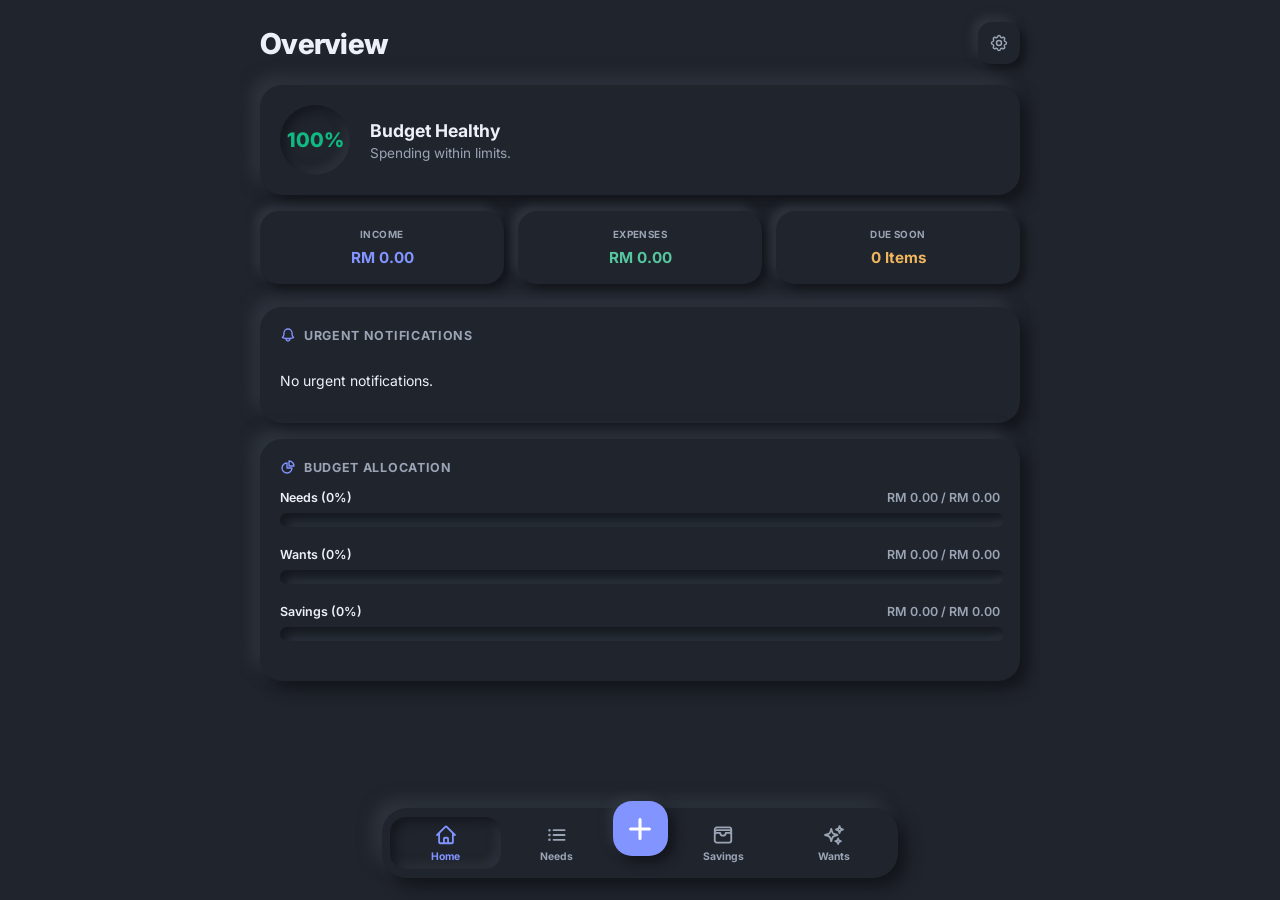
<file: index.html>
<!DOCTYPE html>
<html lang="en">
<head>
  <meta charset="UTF-8">
  <title>Dashboard - Monthly Tracker</title>
  <meta name="viewport" content="width=device-width, initial-scale=1.0, maximum-scale=1.0, user-scalable=no">
  <meta name="theme-color" content="#20242c">
  <meta name="apple-mobile-web-app-capable" content="yes">
  <meta name="apple-mobile-web-app-status-bar-style" content="black-translucent">
  <link rel="manifest" href="manifest.json">
  <link rel="stylesheet" href="styles.css">
  <link rel="stylesheet" id="theme-stylesheet" href="">
  <link rel="stylesheet" href="popup.css">
  <script src="theme.js"></script>
  <script src="settings.js"></script>
  <link href="https://fonts.googleapis.com/css2?family=Inter:wght@400;500;600;700;800&display=swap" rel="stylesheet">
</head>
<body>

<div class="bottom-nav">
  <a href="index.html" class="nav-item">
    <svg xmlns="http://www.w3.org/2000/svg" fill="none" viewBox="0 0 24 24" stroke="currentColor"><path stroke-linecap="round" stroke-linejoin="round" d="M2.25 12l8.954-8.955c.44-.439 1.152-.439 1.591 0L21.75 12M4.5 9.75v10.125c0 .621.504 1.125 1.125 1.125H9.75v-4.875c0-.621.504-1.125 1.125-1.125h2.25c.621 0 1.125.504 1.125 1.125V21h4.125c.621 0 1.125-.504 1.125-1.125V9.75M8.25 21h8.25" /></svg>
    <p>Home</p>
  </a>
  <a href="needs.html" class="nav-item">
    <svg xmlns="http://www.w3.org/2000/svg" fill="none" viewBox="0 0 24 24" stroke="currentColor"><path stroke-linecap="round" stroke-linejoin="round" d="M8.25 6.75h12M8.25 12h12m-12 5.25h12M3.75 6.75h.007v.008H3.75V6.75zm.375 0a.375.375 0 11-.75 0 .375.375 0 01.75 0zM3.75 12h.007v.008H3.75V12zm.375 0a.375.375 0 11-.75 0 .375.375 0 01.75 0zm-.375 5.25h.007v.008H3.75v-.008zm.375 0a.375.375 0 11-.75 0 .375.375 0 01.75 0z" /></svg>
    <p>Needs</p>
  </a>
  <a href="entry.html" class="fab">
    <svg xmlns="http://www.w3.org/2000/svg" fill="none" viewBox="0 0 24 24" stroke-width="2.5" stroke="currentColor" style="width:30px;height:30px;"><path stroke-linecap="round" stroke-linejoin="round" d="M12 4.5v15m7.5-7.5h-15" /></svg>
  </a>
  <a href="savings.html" class="nav-item">
    <svg xmlns="http://www.w3.org/2000/svg" fill="none" viewBox="0 0 24 24" stroke="currentColor"><path stroke-linecap="round" stroke-linejoin="round" d="M21 12a2.25 2.25 0 00-2.25-2.25H15a3 3 0 11-6 0H5.25A2.25 2.25 0 003 12m18 0v6a2.25 2.25 0 01-2.25 2.25H5.25A2.25 2.25 0 013 18v-6m18 0V9M3 12V9m18 0a2.25 2.25 0 00-2.25-2.25H5.25A2.25 2.25 0 003 9m18 0V6a2.25 2.25 0 00-2.25-2.25H5.25A2.25 2.25 0 003 6v3" /></svg>
    <p>Savings</p>
  </a>
  <a href="wants.html" class="nav-item">
    <svg xmlns="http://www.w3.org/2000/svg" fill="none" viewBox="0 0 24 24" stroke="currentColor"><path stroke-linecap="round" stroke-linejoin="round" d="M9.813 15.904L9 18.75l-.813-2.846a4.5 4.5 0 00-3.09-3.09L2.25 12l2.846-.813a4.5 4.5 0 003.09-3.09L9 5.25l.813 2.846a4.5 4.5 0 003.09 3.09L15.75 12l-2.846.813a4.5 4.5 0 00-3.09 3.09zM18.259 8.715L18 9.75l-.259-1.035a3.375 3.375 0 00-2.455-2.456L14.25 6l1.036-.259a3.375 3.375 0 002.455-2.456L18 2.25l.259 1.035a3.375 3.375 0 002.456 2.456L21.75 6l-1.035.259a3.375 3.375 0 00-2.456 2.456zM16.894 20.567L16.5 21.75l-.394-1.183a2.25 2.25 0 00-1.423-1.423L13.5 18.75l1.183-.394a2.25 2.25 0 001.423-1.423l.394-1.183.394 1.183a2.25 2.25 0 001.423 1.423l1.183.394-1.183.394a2.25 2.25 0 00-1.423 1.423z" /></svg>
    <p>Wants</p>
  </a>
</div>

<div class="container">
  <h2>Overview</h2>

  <!-- Health Score Section -->
  <div class="card">
    <div class="health-score-container">
      <div class="health-circle" id="health-circle">100%</div>
      <div class="health-text">
        <h4 id="health-title">Budget is Healthy</h4>
        <p id="health-desc">You are spending within your limits.</p>
      </div>
    </div>
  </div>

  <!-- Main Stats Grid -->
  <div class="dashboard-grid">
    <div class="stat-card info">
      <h3>Income</h3>
      <p id="dash-salary">RM 0</p>
    </div>
    <div class="stat-card success">
      <h3>Expenses</h3>
      <p id="dash-total">RM 0</p>
    </div>
    <div class="stat-card warning">
      <h3>Due Soon</h3>
      <p id="dash-due-soon">0 Items</p>
    </div>
  </div>

  <div class="card card-clickable" onclick="showAllNotifications()">
    <h3>
      <svg xmlns="http://www.w3.org/2000/svg" fill="none" viewBox="0 0 24 24" stroke-width="2" stroke="currentColor" class="icon-inline"><path stroke-linecap="round" stroke-linejoin="round" d="M14.857 17.082a23.848 23.848 0 005.454-1.31A8.967 8.967 0 0118 9.75v-.7V9A6 6 0 006 9v.75a8.967 8.967 0 01-2.312 6.022c1.733.64 3.56 1.085 5.455 1.31m5.714 0a24.255 24.255 0 01-5.714 0m5.714 0a3 3 0 11-5.714 0" /></svg>
      Urgent Notifications
    </h3>
    <div id="reminders-list">
      <!-- Reminders will be injected here -->
    </div>
  </div>

  <div class="card">
    <h3>
      <svg xmlns="http://www.w3.org/2000/svg" fill="none" viewBox="0 0 24 24" stroke-width="2" stroke="currentColor" class="icon-inline"><path stroke-linecap="round" stroke-linejoin="round" d="M10.5 6a7.5 7.5 0 107.5 7.5h-7.5V6z" /><path stroke-linecap="round" stroke-linejoin="round" d="M13.5 10.5H21A7.5 7.5 0 0013.5 3v7.5z" /></svg>
      Budget Allocation
    </h3>
    
    <div id="budget-bars">
      <!-- Progress bars for Needs, Wants, Savings -->
      <div class="budget-item">
        <div class="budget-item-header">
          <span class="budget-item-name">Needs (<span id="perc-needs">0</span>%)</span>
          <span class="budget-item-amounts"><span id="total-needs">RM 0</span> / <span id="needs">RM 0</span></span>
        </div>
        <div class="progress-container">
          <div id="bar-needs" class="progress-bar"></div>
        </div>
      </div>

      <div class="budget-item">
        <div class="budget-item-header">
          <span class="budget-item-name">Wants (<span id="perc-wants">0</span>%)</span>
          <span class="budget-item-amounts"><span id="total-wants">RM 0</span> / <span id="wants">RM 0</span></span>
        </div>
        <div class="progress-container">
          <div id="bar-wants" class="progress-bar"></div>
        </div>
      </div>

      <div class="budget-item">
        <div class="budget-item-header">
          <span class="budget-item-name">Savings (<span id="perc-savings">0</span>%)</span>
          <span class="budget-item-amounts"><span id="total-savings">RM 0</span> / <span id="savings">RM 0</span></span>
        </div>
        <div class="progress-container">
          <div id="bar-savings" class="progress-bar"></div>
        </div>
      </div>
    </div>
  </div>

</div>

<!-- Notifications Modal (Bottom Sheet) -->
<div id="notifications-modal" class="bottom-sheet">
  <div class="bottom-sheet-overlay" onclick="closeAllNotifications()"></div>
  <div class="bottom-sheet-content">
    <div class="handle"></div>
    <div class="bottom-sheet-header">
      <h3 style="margin:0; color:white;">Urgent Notifications</h3>
      <button class="close-modal" onclick="closeAllNotifications()" style="position:static; width:auto;">&times;</button>
    </div>
    <div id="all-reminders-list">
      <!-- All reminders will be injected here -->
    </div>
  </div>
</div>

<script src="popup.js"></script>
<script src="app.js"></script>
<script>
  window.addEventListener('load', () => {
    updateDashboard();
  });
</script>
</body>
</html>
</file>
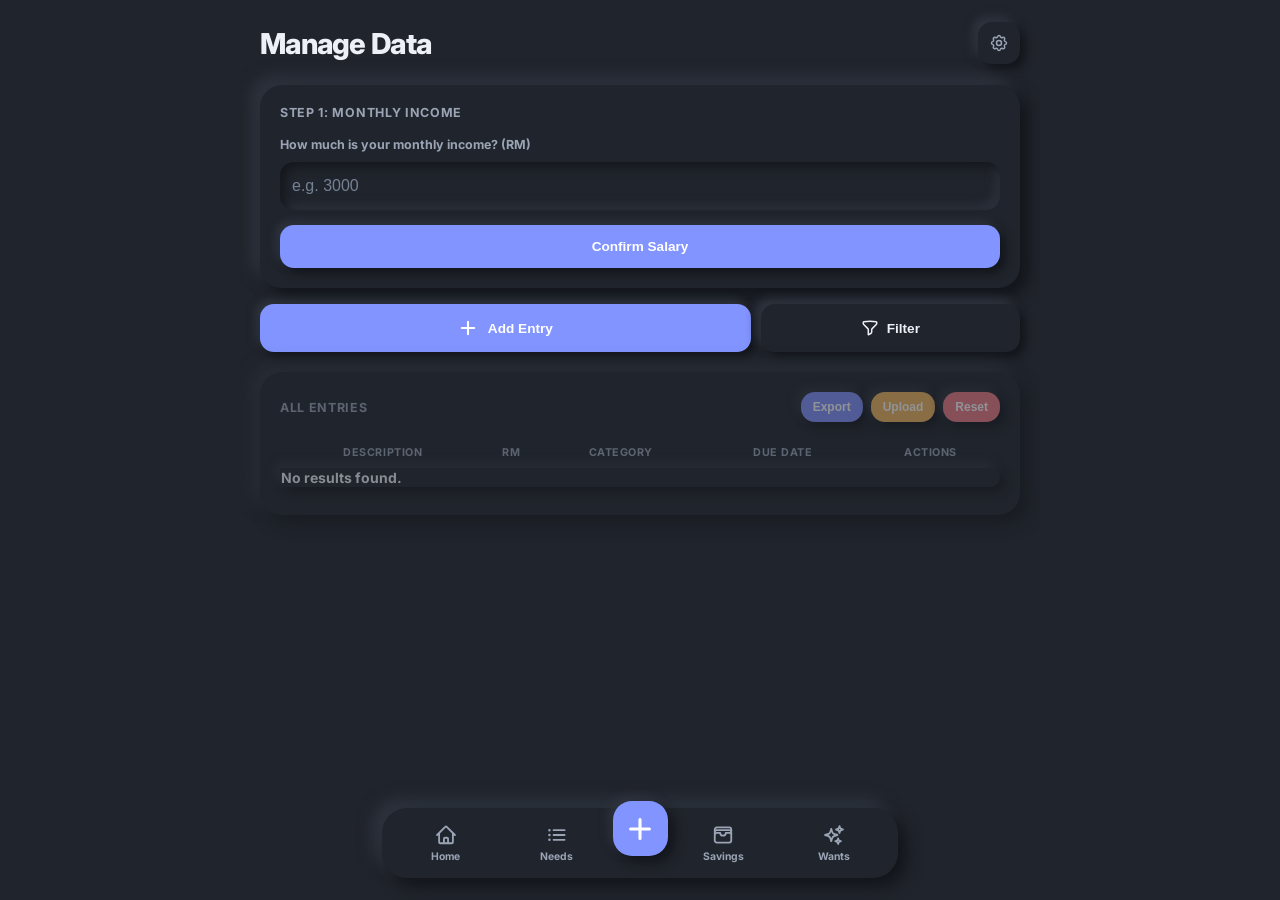
<file: entry.html>
<!DOCTYPE html>
<html lang="en">
<head>
  <meta charset="UTF-8">
  <title>Manage Data - Monthly Tracker</title>
  <meta name="viewport" content="width=device-width, initial-scale=1.0, maximum-scale=1.0, user-scalable=no">
  <meta name="theme-color" content="#20242c">
  <meta name="apple-mobile-web-app-capable" content="yes">
  <meta name="apple-mobile-web-app-status-bar-style" content="black-translucent">
  <link rel="manifest" href="manifest.json">
  <link rel="stylesheet" href="styles.css">
  <link rel="stylesheet" id="theme-stylesheet" href="">
  <link rel="stylesheet" href="popup.css">
  <script src="theme.js"></script>
  <script src="settings.js"></script>
  <link href="https://fonts.googleapis.com/css2?family=Inter:wght@400;500;600;700;800&display=swap" rel="stylesheet">
</head>
<body>

<div class="bottom-nav">
  <a href="index.html" class="nav-item">
    <svg xmlns="http://www.w3.org/2000/svg" fill="none" viewBox="0 0 24 24" stroke="currentColor"><path stroke-linecap="round" stroke-linejoin="round" d="M2.25 12l8.954-8.955c.44-.439 1.152-.439 1.591 0L21.75 12M4.5 9.75v10.125c0 .621.504 1.125 1.125 1.125H9.75v-4.875c0-.621.504-1.125 1.125-1.125h2.25c.621 0 1.125.504 1.125 1.125V21h4.125c.621 0 1.125-.504 1.125-1.125V9.75M8.25 21h8.25" /></svg>
    <p>Home</p>
  </a>
  <a href="needs.html" class="nav-item">
    <svg xmlns="http://www.w3.org/2000/svg" fill="none" viewBox="0 0 24 24" stroke="currentColor"><path stroke-linecap="round" stroke-linejoin="round" d="M8.25 6.75h12M8.25 12h12m-12 5.25h12M3.75 6.75h.007v.008H3.75V6.75zm.375 0a.375.375 0 11-.75 0 .375.375 0 01.75 0zM3.75 12h.007v.008H3.75V12zm.375 0a.375.375 0 11-.75 0 .375.375 0 01.75 0zm-.375 5.25h.007v.008H3.75v-.008zm.375 0a.375.375 0 11-.75 0 .375.375 0 01.75 0z" /></svg>
    <p>Needs</p>
  </a>
  <a href="entry.html" class="fab">
    <svg xmlns="http://www.w3.org/2000/svg" fill="none" viewBox="0 0 24 24" stroke-width="2.5" stroke="currentColor" style="width:30px;height:30px;"><path stroke-linecap="round" stroke-linejoin="round" d="M12 4.5v15m7.5-7.5h-15" /></svg>
  </a>
  <a href="savings.html" class="nav-item">
    <svg xmlns="http://www.w3.org/2000/svg" fill="none" viewBox="0 0 24 24" stroke="currentColor"><path stroke-linecap="round" stroke-linejoin="round" d="M21 12a2.25 2.25 0 00-2.25-2.25H15a3 3 0 11-6 0H5.25A2.25 2.25 0 003 12m18 0v6a2.25 2.25 0 01-2.25 2.25H5.25A2.25 2.25 0 013 18v-6m18 0V9M3 12V9m18 0a2.25 2.25 0 00-2.25-2.25H5.25A2.25 2.25 0 003 9m18 0V6a2.25 2.25 0 00-2.25-2.25H5.25A2.25 2.25 0 003 6v3" /></svg>
    <p>Savings</p>
  </a>
  <a href="wants.html" class="nav-item">
    <svg xmlns="http://www.w3.org/2000/svg" fill="none" viewBox="0 0 24 24" stroke="currentColor"><path stroke-linecap="round" stroke-linejoin="round" d="M9.813 15.904L9 18.75l-.813-2.846a4.5 4.5 0 00-3.09-3.09L2.25 12l2.846-.813a4.5 4.5 0 003.09-3.09L9 5.25l.813 2.846a4.5 4.5 0 003.09 3.09L15.75 12l-2.846.813a4.5 4.5 0 00-3.09 3.09zM18.259 8.715L18 9.75l-.259-1.035a3.375 3.375 0 00-2.455-2.456L14.25 6l1.036-.259a3.375 3.375 0 002.455-2.456L18 2.25l.259 1.035a3.375 3.375 0 002.456 2.456L21.75 6l-1.035.259a3.375 3.375 0 00-2.456 2.456zM16.894 20.567L16.5 21.75l-.394-1.183a2.25 2.25 0 00-1.423-1.423L13.5 18.75l1.183-.394a2.25 2.25 0 001.423-1.423l.394-1.183.394 1.183a2.25 2.25 0 001.423 1.423l1.183.394-1.183.394a2.25 2.25 0 00-1.423 1.423z" /></svg>
    <p>Wants</p>
  </a>
</div>

<div class="container">
  <h2>Manage Data</h2>

  <!-- Salary & Rule Setup -->
  <div class="card" id="setup-card">
    <h3 id="setup-title">Step 1: Monthly Income</h3>
    
    <!-- Step 1: Salary Input -->
    <div id="step-salary" style="display: none;">
      <label>How much is your monthly income? (RM)</label>
      <input type="number" id="salary" placeholder="e.g. 3000" onkeypress="if(event.key === 'Enter') confirmSalary()">
      <button onclick="confirmSalary()">Confirm Salary</button>
    </div>

    <!-- Step 2: Budget Rule -->
    <div id="step-rule" style="display: none; margin-top: 15px;">
      <h3 style="margin-top: 0;">Step 2: Choose Budget Rule</h3>
      <p style="font-size: 0.8rem; color: #aaa; margin-bottom: 10px;">Select how you want to split your income:</p>
      <div style="display: flex; gap: 10px;">
        <button id="rule-622" onclick="setBudgetRule('622')" style="margin-top: 0; flex: 1; background: #333; font-size: 0.8rem; padding: 12px;">
          <strong>6/2/2</strong><br>
          <small>60% Needs | 20% Wants | 20% Savings</small>
        </button>
        <button id="rule-721" onclick="setBudgetRule('721')" style="margin-top: 0; flex: 1; background: #333; font-size: 0.8rem; padding: 12px;">
          <strong>7/2/1</strong><br>
          <small>70% Needs | 20% Savings | 10% Wants</small>
        </button>
      </div>
    </div>

    <!-- Step 3: Setup Summary -->
    <div id="setup-summary" style="display: none; margin-top: 15px; border-top: 1px solid #333; padding-top: 15px;">
      <div style="display: flex; justify-content: space-between; align-items: center;">
        <p style="margin: 0; font-weight: bold; color: var(--success);">Budgeting Setup Active</p>
        <button onclick="editSalary()" style="width: auto; margin-top: 0; padding: 5px 10px; font-size: 0.7rem; background: #333;">Edit Setup</button>
      </div>
      <div class="split" style="margin-top: 10px;">
        <p>Needs (<span id="perc-needs">60</span>%): <span id="needs">RM 0</span></p>
        <p>Wants (<span id="perc-wants">20</span>%): <span id="wants">RM 0</span></p>
        <p>Savings (<span id="perc-savings">20</span>%): <span id="savings">RM 0</span></p>
      </div>
    </div>
  </div>

  <!-- Modal Trigger Buttons -->
  <div style="display: flex; gap: 10px; margin-bottom: 20px;">
    <button id="open-entry-modal" type="button" style="flex: 2; margin-top: 0; background: var(--accent-color); display: flex; align-items: center; justify-content: center; gap: 10px;">
      <svg xmlns="http://www.w3.org/2000/svg" fill="none" viewBox="0 0 24 24" stroke-width="2.5" stroke="currentColor" style="width:20px;height:20px;"><path stroke-linecap="round" stroke-linejoin="round" d="M12 4.5v15m7.5-7.5h-15" /></svg>
      Add Entry
    </button>
    <button onclick="openFilterModal()" style="flex: 1; margin-top: 0; background: #333; display: flex; align-items: center; justify-content: center; gap: 8px;">
      <svg xmlns="http://www.w3.org/2000/svg" fill="none" viewBox="0 0 24 24" stroke-width="2" stroke="currentColor" style="width:18px;height:18px;"><path stroke-linecap="round" stroke-linejoin="round" d="M12 3c2.755 0 5.455.232 8.083.678.533.09.917.556.917 1.096v1.044a2.25 2.25 0 01-.659 1.591l-5.432 5.432a2.25 2.25 0 00-.659 1.591v2.927a2.25 2.25 0 01-1.244 2.013L9.75 21v-6.568a2.25 2.25 0 00-.659-1.591L3.659 7.409A2.25 2.25 0 013 5.818V4.774c0-.54.384-1.006.917-1.096A48.32 48.32 0 0112 3z" /></svg>
      Filter
    </button>
  </div>

  <!-- Add Expense Modal -->
  <div id="entry-modal" class="modal-overlay">
    <div class="modal-content">
      <div class="card" id="edit-form-card" style="margin-bottom: 0; position: relative;">
        <button class="close-modal" onclick="closeEntryModal()">&times;</button>
        <h3>Add / Edit Entry</h3>
        <input type="hidden" id="edit-index" value="-1">
        <input type="text" id="desc" placeholder="Description (e.g., Rent, Grocery)">
        <input type="number" id="amount" placeholder="Amount (RM)">
        <input type="date" id="dueDate">

        <select id="category">
          <option value="Needs">Needs</option>
          <option value="Wants">Wants</option>
          <option value="Savings">Savings</option>
        </select>

        <button id="add-btn" onclick="addItem()">Add Item</button>
      </div>
    </div>
  </div>

  <!-- Filter Modal -->
  <div id="filter-modal" class="modal-overlay">
    <div class="modal-content">
      <div class="card" style="margin-bottom: 0; position: relative;">
        <button class="close-modal" onclick="closeFilterModal()">&times;</button>
        <h3>Search & Filter</h3>
        
        <div class="filter-group">
          <label>Search Keyword</label>
          <input type="text" id="search-keyword" placeholder="Search description..." oninput="renderAll()" style="margin-top: 5px;">
        </div>

        <div class="filter-group" style="margin-top: 20px;">
          <label>Category</label>
          <div class="filter-pills" id="filter-category">
            <div class="pill active" data-value="All">All</div>
            <div class="pill" data-value="Needs">Needs</div>
            <div class="pill" data-value="Wants">Wants</div>
            <div class="pill" data-value="Savings">Savings</div>
          </div>
        </div>

        <div class="filter-group" style="margin-top: 15px;">
          <label>Timeframe</label>
          <div class="filter-pills" id="filter-time">
            <div class="pill active" data-value="All">All</div>
            <div class="pill" data-value="Week">This Week</div>
            <div class="pill" data-value="Month">This Month</div>
          </div>
        </div>

        <button onclick="closeFilterModal()" style="margin-top: 25px; background: #333;">View Results</button>
      </div>
    </div>
  </div>

  <!-- Data Table -->
  <div class="card" id="data-table-card" style="opacity: 0.5; pointer-events: none;">
    <div style="display: flex; justify-content: space-between; align-items: center; margin-bottom: 15px;">
      <h3 style="margin: 0;">All Entries</h3>
      <div style="display: flex; gap: 8px;">
        <button onclick="exportToCSV()" style="width: auto; padding: 8px 12px; font-size: 0.75rem; margin-top: 0; background: #3b82f6;">Export</button>
        <button onclick="document.getElementById('csv-upload').click()" style="width: auto; padding: 8px 12px; font-size: 0.75rem; margin-top: 0; background: #f59e0b;">Upload</button>
        <button onclick="resetData()" style="width: auto; padding: 8px 12px; font-size: 0.75rem; margin-top: 0; background: #ef4444;">Reset</button>
        <input type="file" id="csv-upload" accept=".csv" style="display: none;" onchange="importFromCSV(event)">
      </div>
    </div>

    <table id="table">
      <thead>
        <tr>
          <th>Description</th>
          <th>RM</th>
          <th>Category</th>
          <th>Due Date</th>
          <th>Actions</th>
        </tr>
      </thead>
      <tbody></tbody>
    </table>
  </div>

</div>

<script src="popup.js"></script>
<script src="app.js"></script>
<script>
  window.addEventListener('load', () => {
    renderAll();
    calculateSplit();
  });
</script>
</body>
</html>
</file>
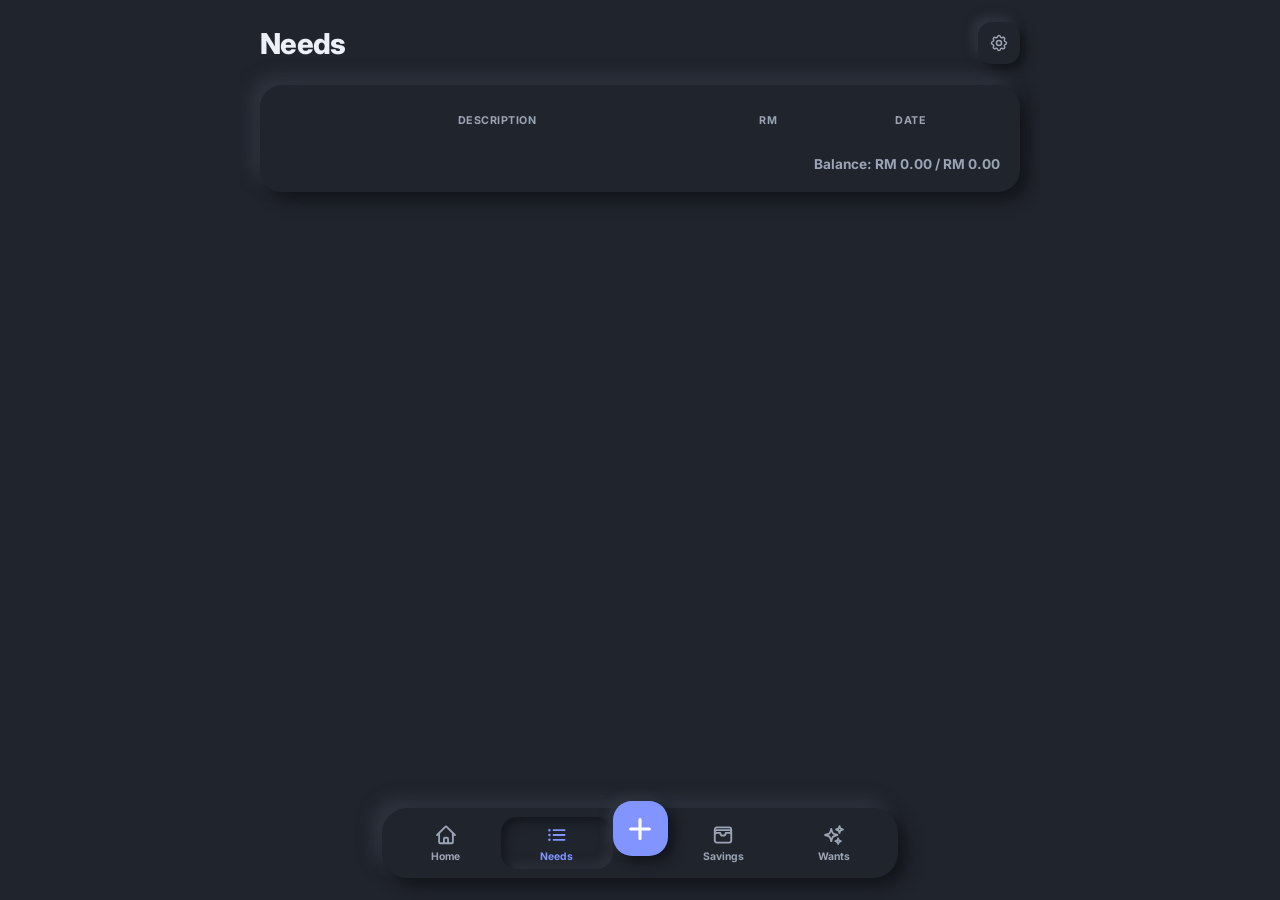
<file: needs.html>
<!DOCTYPE html>
<html lang="en">
<head>
  <meta charset="UTF-8">
  <title>Needs - Monthly Tracker</title>
  <meta name="viewport" content="width=device-width, initial-scale=1.0, maximum-scale=1.0, user-scalable=no">
  <meta name="theme-color" content="#20242c">
  <link rel="manifest" href="manifest.json">
  <link rel="stylesheet" href="styles.css">
  <link rel="stylesheet" id="theme-stylesheet" href="">
  <link rel="stylesheet" href="popup.css">
  <script src="theme.js"></script>
  <script src="settings.js"></script>
  <link href="https://fonts.googleapis.com/css2?family=Inter:wght@400;500;600;700;800&display=swap" rel="stylesheet">
</head>
<body>

<div class="bottom-nav">
  <a href="index.html" class="nav-item">
    <svg xmlns="http://www.w3.org/2000/svg" fill="none" viewBox="0 0 24 24" stroke="currentColor"><path stroke-linecap="round" stroke-linejoin="round" d="M2.25 12l8.954-8.955c.44-.439 1.152-.439 1.591 0L21.75 12M4.5 9.75v10.125c0 .621.504 1.125 1.125 1.125H9.75v-4.875c0-.621.504-1.125 1.125-1.125h2.25c.621 0 1.125.504 1.125 1.125V21h4.125c.621 0 1.125-.504 1.125-1.125V9.75M8.25 21h8.25" /></svg>
    <p>Home</p>
  </a>
  <a href="needs.html" class="nav-item">
    <svg xmlns="http://www.w3.org/2000/svg" fill="none" viewBox="0 0 24 24" stroke="currentColor"><path stroke-linecap="round" stroke-linejoin="round" d="M8.25 6.75h12M8.25 12h12m-12 5.25h12M3.75 6.75h.007v.008H3.75V6.75zm.375 0a.375.375 0 11-.75 0 .375.375 0 01.75 0zM3.75 12h.007v.008H3.75V12zm.375 0a.375.375 0 11-.75 0 .375.375 0 01.75 0zm-.375 5.25h.007v.008H3.75v-.008zm.375 0a.375.375 0 11-.75 0 .375.375 0 01.75 0z" /></svg>
    <p>Needs</p>
  </a>
  <a href="entry.html" class="fab">
    <svg xmlns="http://www.w3.org/2000/svg" fill="none" viewBox="0 0 24 24" stroke-width="2.5" stroke="currentColor" style="width:30px;height:30px;"><path stroke-linecap="round" stroke-linejoin="round" d="M12 4.5v15m7.5-7.5h-15" /></svg>
  </a>
  <a href="savings.html" class="nav-item">
    <svg xmlns="http://www.w3.org/2000/svg" fill="none" viewBox="0 0 24 24" stroke="currentColor"><path stroke-linecap="round" stroke-linejoin="round" d="M21 12a2.25 2.25 0 00-2.25-2.25H15a3 3 0 11-6 0H5.25A2.25 2.25 0 003 12m18 0v6a2.25 2.25 0 01-2.25 2.25H5.25A2.25 2.25 0 013 18v-6m18 0V9M3 12V9m18 0a2.25 2.25 0 00-2.25-2.25H5.25A2.25 2.25 0 003 9m18 0V6a2.25 2.25 0 00-2.25-2.25H5.25A2.25 2.25 0 003 6v3" /></svg>
    <p>Savings</p>
  </a>
  <a href="wants.html" class="nav-item">
    <svg xmlns="http://www.w3.org/2000/svg" fill="none" viewBox="0 0 24 24" stroke="currentColor"><path stroke-linecap="round" stroke-linejoin="round" d="M9.813 15.904L9 18.75l-.813-2.846a4.5 4.5 0 00-3.09-3.09L2.25 12l2.846-.813a4.5 4.5 0 003.09-3.09L9 5.25l.813 2.846a4.5 4.5 0 003.09 3.09L15.75 12l-2.846.813a4.5 4.5 0 00-3.09 3.09zM18.259 8.715L18 9.75l-.259-1.035a3.375 3.375 0 00-2.455-2.456L14.25 6l1.036-.259a3.375 3.375 0 002.455-2.456L18 2.25l.259 1.035a3.375 3.375 0 002.456 2.456L21.75 6l-1.035.259a3.375 3.375 0 00-2.456 2.456zM16.894 20.567L16.5 21.75l-.394-1.183a2.25 2.25 0 00-1.423-1.423L13.5 18.75l1.183-.394a2.25 2.25 0 001.423-1.423l.394-1.183.394 1.183a2.25 2.25 0 001.423 1.423l1.183.394-1.183.394a2.25 2.25 0 00-1.423 1.423z" /></svg>
    <p>Wants</p>
  </a>
</div>

<div class="container">
  <h2>Needs</h2>
  <div class="card">
    <table id="table">
      <thead>
        <tr>
          <th>Description</th>
          <th>RM</th>
          <th>Date</th>
        </tr>
      </thead>
      <tbody></tbody>
    </table>
    <div id="total-category" style="text-align: right; margin-top: 20px; font-weight: 700; color: var(--text-secondary); font-size: 0.85rem;">
      Total: RM 0 / RM 0
    </div>
  </div>
</div>

<script src="popup.js"></script>
<script src="app.js"></script>
<script>
  window.addEventListener('load', () => { renderCategory('Needs'); });
</script>
</body>
</html>
</file>
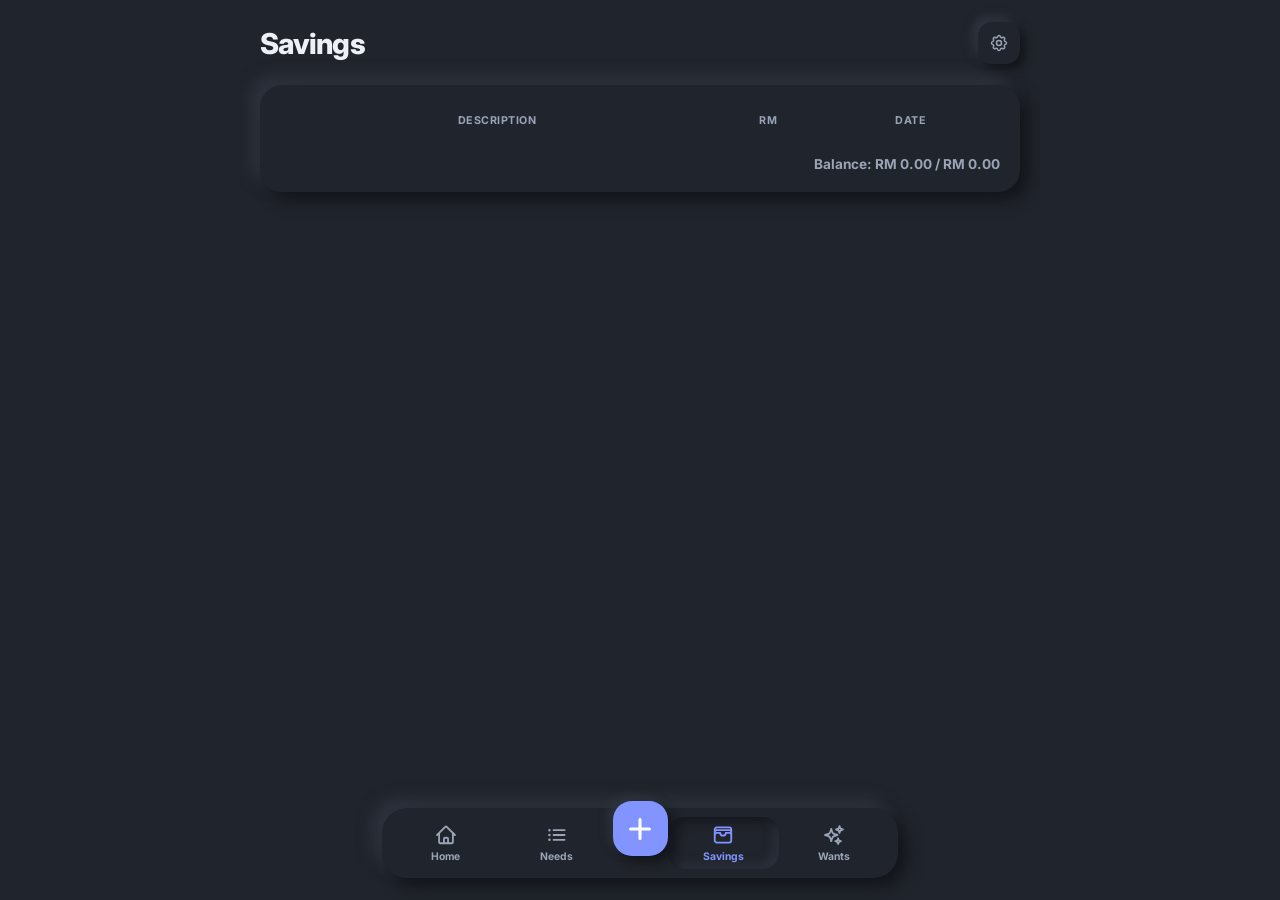
<file: savings.html>
<!DOCTYPE html>
<html lang="en">
<head>
  <meta charset="UTF-8">
  <title>Savings - Monthly Tracker</title>
  <meta name="viewport" content="width=device-width, initial-scale=1.0, maximum-scale=1.0, user-scalable=no">
  <meta name="theme-color" content="#20242c">
  <link rel="manifest" href="manifest.json">
  <link rel="stylesheet" href="styles.css">
  <link rel="stylesheet" id="theme-stylesheet" href="">
  <link rel="stylesheet" href="popup.css">
  <script src="theme.js"></script>
  <script src="settings.js"></script>
  <link href="https://fonts.googleapis.com/css2?family=Inter:wght@400;500;600;700;800&display=swap" rel="stylesheet">
</head>
<body>

<div class="bottom-nav">
  <a href="index.html" class="nav-item">
    <svg xmlns="http://www.w3.org/2000/svg" fill="none" viewBox="0 0 24 24" stroke="currentColor"><path stroke-linecap="round" stroke-linejoin="round" d="M2.25 12l8.954-8.955c.44-.439 1.152-.439 1.591 0L21.75 12M4.5 9.75v10.125c0 .621.504 1.125 1.125 1.125H9.75v-4.875c0-.621.504-1.125 1.125-1.125h2.25c.621 0 1.125.504 1.125 1.125V21h4.125c.621 0 1.125-.504 1.125-1.125V9.75M8.25 21h8.25" /></svg>
    <p>Home</p>
  </a>
  <a href="needs.html" class="nav-item">
    <svg xmlns="http://www.w3.org/2000/svg" fill="none" viewBox="0 0 24 24" stroke="currentColor"><path stroke-linecap="round" stroke-linejoin="round" d="M8.25 6.75h12M8.25 12h12m-12 5.25h12M3.75 6.75h.007v.008H3.75V6.75zm.375 0a.375.375 0 11-.75 0 .375.375 0 01.75 0zM3.75 12h.007v.008H3.75V12zm.375 0a.375.375 0 11-.75 0 .375.375 0 01.75 0zm-.375 5.25h.007v.008H3.75v-.008zm.375 0a.375.375 0 11-.75 0 .375.375 0 01.75 0z" /></svg>
    <p>Needs</p>
  </a>
  <a href="entry.html" class="fab">
    <svg xmlns="http://www.w3.org/2000/svg" fill="none" viewBox="0 0 24 24" stroke-width="2.5" stroke="currentColor" style="width:30px;height:30px;"><path stroke-linecap="round" stroke-linejoin="round" d="M12 4.5v15m7.5-7.5h-15" /></svg>
  </a>
  <a href="savings.html" class="nav-item">
    <svg xmlns="http://www.w3.org/2000/svg" fill="none" viewBox="0 0 24 24" stroke="currentColor"><path stroke-linecap="round" stroke-linejoin="round" d="M21 12a2.25 2.25 0 00-2.25-2.25H15a3 3 0 11-6 0H5.25A2.25 2.25 0 003 12m18 0v6a2.25 2.25 0 01-2.25 2.25H5.25A2.25 2.25 0 013 18v-6m18 0V9M3 12V9m18 0a2.25 2.25 0 00-2.25-2.25H5.25A2.25 2.25 0 003 9m18 0V6a2.25 2.25 0 00-2.25-2.25H5.25A2.25 2.25 0 003 6v3" /></svg>
    <p>Savings</p>
  </a>
  <a href="wants.html" class="nav-item">
    <svg xmlns="http://www.w3.org/2000/svg" fill="none" viewBox="0 0 24 24" stroke="currentColor"><path stroke-linecap="round" stroke-linejoin="round" d="M9.813 15.904L9 18.75l-.813-2.846a4.5 4.5 0 00-3.09-3.09L2.25 12l2.846-.813a4.5 4.5 0 003.09-3.09L9 5.25l.813 2.846a4.5 4.5 0 003.09 3.09L15.75 12l-2.846.813a4.5 4.5 0 00-3.09 3.09zM18.259 8.715L18 9.75l-.259-1.035a3.375 3.375 0 00-2.455-2.456L14.25 6l1.036-.259a3.375 3.375 0 002.455-2.456L18 2.25l.259 1.035a3.375 3.375 0 002.456 2.456L21.75 6l-1.035.259a3.375 3.375 0 00-2.456 2.456zM16.894 20.567L16.5 21.75l-.394-1.183a2.25 2.25 0 00-1.423-1.423L13.5 18.75l1.183-.394a2.25 2.25 0 001.423-1.423l.394-1.183.394 1.183a2.25 2.25 0 001.423 1.423l1.183.394-1.183.394a2.25 2.25 0 00-1.423 1.423z" /></svg>
    <p>Wants</p>
  </a>
</div>

<div class="container">
  <h2>Savings</h2>
  <div class="card">
    <table id="table">
      <thead>
        <tr>
          <th>Description</th>
          <th>RM</th>
          <th>Date</th>
        </tr>
      </thead>
      <tbody></tbody>
    </table>
    <div id="total-category" style="text-align: right; margin-top: 20px; font-weight: 700; color: var(--text-secondary); font-size: 0.85rem;">
      Total: RM 0 / RM 0
    </div>
  </div>
</div>

<script src="popup.js"></script>
<script src="app.js"></script>
<script>
  window.addEventListener('load', () => { renderCategory('Savings'); });
</script>
</body>
</html>
</file>
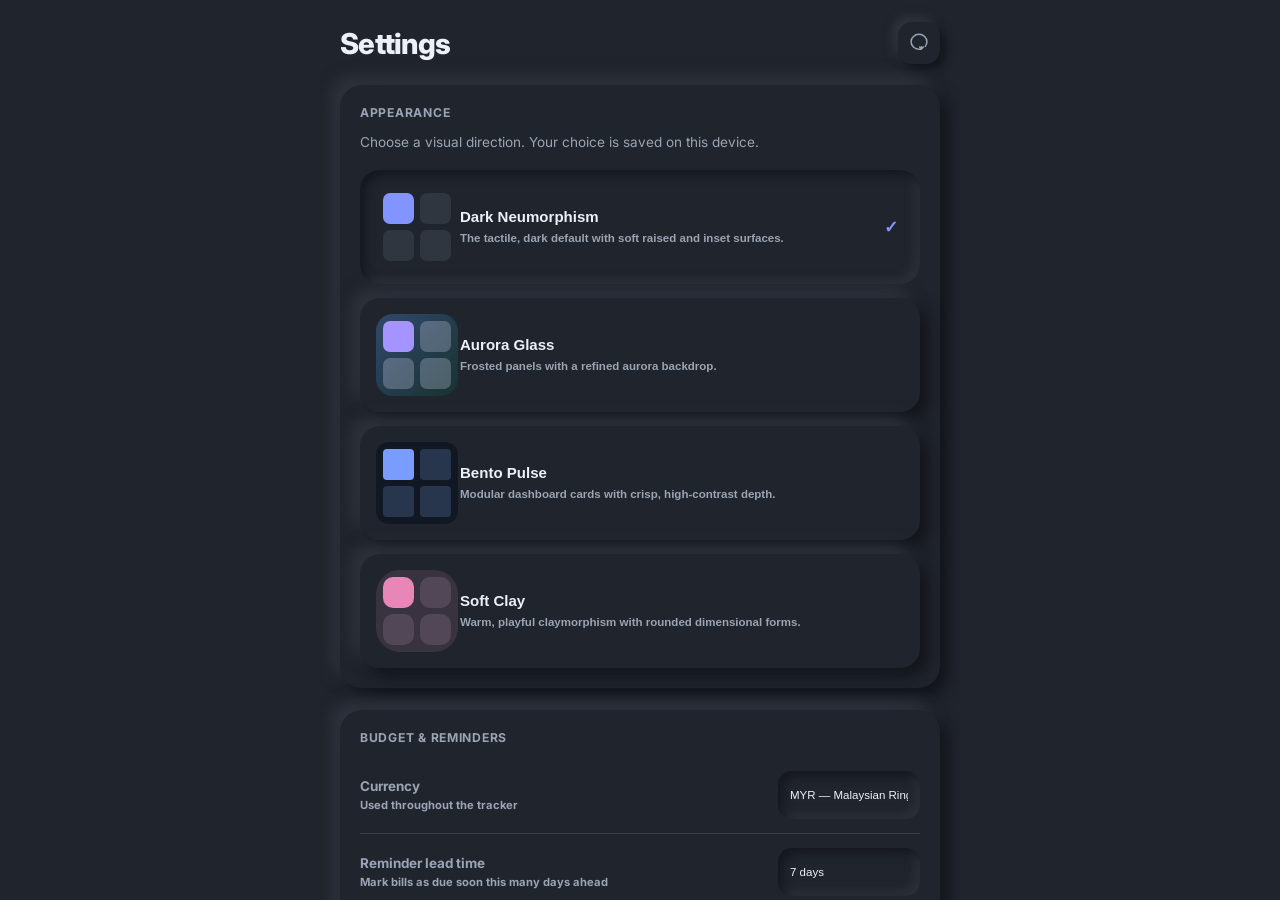
<file: settings.html>
<!DOCTYPE html>
<html lang="en">
<head>
  <meta charset="UTF-8">
  <title>Settings - Monthly Tracker</title>
  <meta name="viewport" content="width=device-width, initial-scale=1.0, maximum-scale=1.0, user-scalable=no">
  <meta name="theme-color" content="#20242c">
  <link rel="manifest" href="manifest.json">
  <link rel="stylesheet" href="styles.css">
  <link rel="stylesheet" id="theme-stylesheet" href="">
  <link rel="stylesheet" href="popup.css">
  <script src="theme.js"></script>
  <script src="settings.js"></script>
  <link href="https://fonts.googleapis.com/css2?family=Inter:wght@400;500;600;700;800&display=swap" rel="stylesheet">
</head>
<body class="settings-page">
  <div class="container">
    <a class="top-settings" href="index.html" aria-label="Back to dashboard"><svg xmlns="http://www.w3.org/2000/svg" fill="none" viewBox="0 0 24 24" stroke="currentColor" aria-hidden="true"><path stroke-linecap="round" stroke-linejoin="round" stroke-width="1.8" d="M15 19.128A9.97 9.97 0 0112 19.5c-5.246 0-9.5-4.03-9.5-9s4.254-9 9.5-9 9.5 4.03 9.5 9c0 2.093-.755 4.02-2.02 5.54M15 19.128V16.5m0 2.628l-2.25-2.25M15 19.128l2.25-2.25"/></svg></a>
    <h2>Settings</h2>
    <form data-settings-form>
      <section class="settings-section">
        <h3>Appearance</h3>
        <p class="settings-intro">Choose a visual direction. Your choice is saved on this device.</p>
        <div class="theme-options" aria-label="Theme options">
          <button class="theme-choice" type="button" data-theme-choice="default"><span class="theme-preview"><span></span><span></span><span></span><span></span></span><span class="theme-copy"><strong>Dark Neumorphism</strong><small>The tactile, dark default with soft raised and inset surfaces.</small></span><span class="theme-check" aria-hidden="true">&#10003;</span></button>
          <button class="theme-choice" type="button" data-theme-choice="aurora"><span class="theme-preview aurora"><span></span><span></span><span></span><span></span></span><span class="theme-copy"><strong>Aurora Glass</strong><small>Frosted panels with a refined aurora backdrop.</small></span><span class="theme-check" aria-hidden="true">&#10003;</span></button>
          <button class="theme-choice" type="button" data-theme-choice="bento"><span class="theme-preview bento"><span></span><span></span><span></span><span></span></span><span class="theme-copy"><strong>Bento Pulse</strong><small>Modular dashboard cards with crisp, high-contrast depth.</small></span><span class="theme-check" aria-hidden="true">&#10003;</span></button>
          <button class="theme-choice" type="button" data-theme-choice="clay"><span class="theme-preview clay"><span></span><span></span><span></span><span></span></span><span class="theme-copy"><strong>Soft Clay</strong><small>Warm, playful claymorphism with rounded dimensional forms.</small></span><span class="theme-check" aria-hidden="true">&#10003;</span></button>
        </div>
      </section>
      <section class="settings-section">
        <h3>Budget & reminders</h3>
        <label class="settings-row"><span><strong>Currency</strong><small>Used throughout the tracker</small></span><select name="currency"><option value="MYR">MYR — Malaysian Ringgit</option><option value="USD">USD — US Dollar</option><option value="EUR">EUR — Euro</option><option value="GBP">GBP — British Pound</option></select></label>
        <label class="settings-row"><span><strong>Reminder lead time</strong><small>Mark bills as due soon this many days ahead</small></span><select name="reminderDays"><option value="3">3 days</option><option value="7">7 days</option><option value="14">14 days</option></select></label>
        <label class="settings-row"><span><strong>Default category</strong><small>Preselected when adding a new entry</small></span><select name="defaultCategory"><option value="Needs">Needs</option><option value="Wants">Wants</option><option value="Savings">Savings</option></select></label>
      </section>
      <section class="settings-section">
        <h3>Dashboard & accessibility</h3>
        <label class="settings-row settings-toggle"><span><strong>Show health score</strong><small>Display budget health on the dashboard</small></span><input name="showHealth" type="checkbox"></label>
        <label class="settings-row settings-toggle"><span><strong>Show reminders</strong><small>Display urgent notifications on the dashboard</small></span><input name="showReminders" type="checkbox"></label>
        <label class="settings-row settings-toggle"><span><strong>Larger text</strong><small>Increase reading comfort across the app</small></span><input name="largeText" type="checkbox"></label>
        <label class="settings-row settings-toggle"><span><strong>Reduce motion</strong><small>Minimise visual animations</small></span><input name="reducedMotion" type="checkbox"></label>
      </section>
      <section class="settings-section">
        <h3>Data</h3>
        <div class="settings-actions"><button type="button" data-action="export" class="btn-secondary">Export CSV</button><button type="button" data-action="new-month" class="btn-secondary">Start new month</button><button type="button" data-action="clear-data" class="btn-danger">Clear tracker data</button></div>
      </section>
    </form>
  </div>
  <script src="popup.js"></script><script src="app.js"></script>
</body>
</html>
</file>
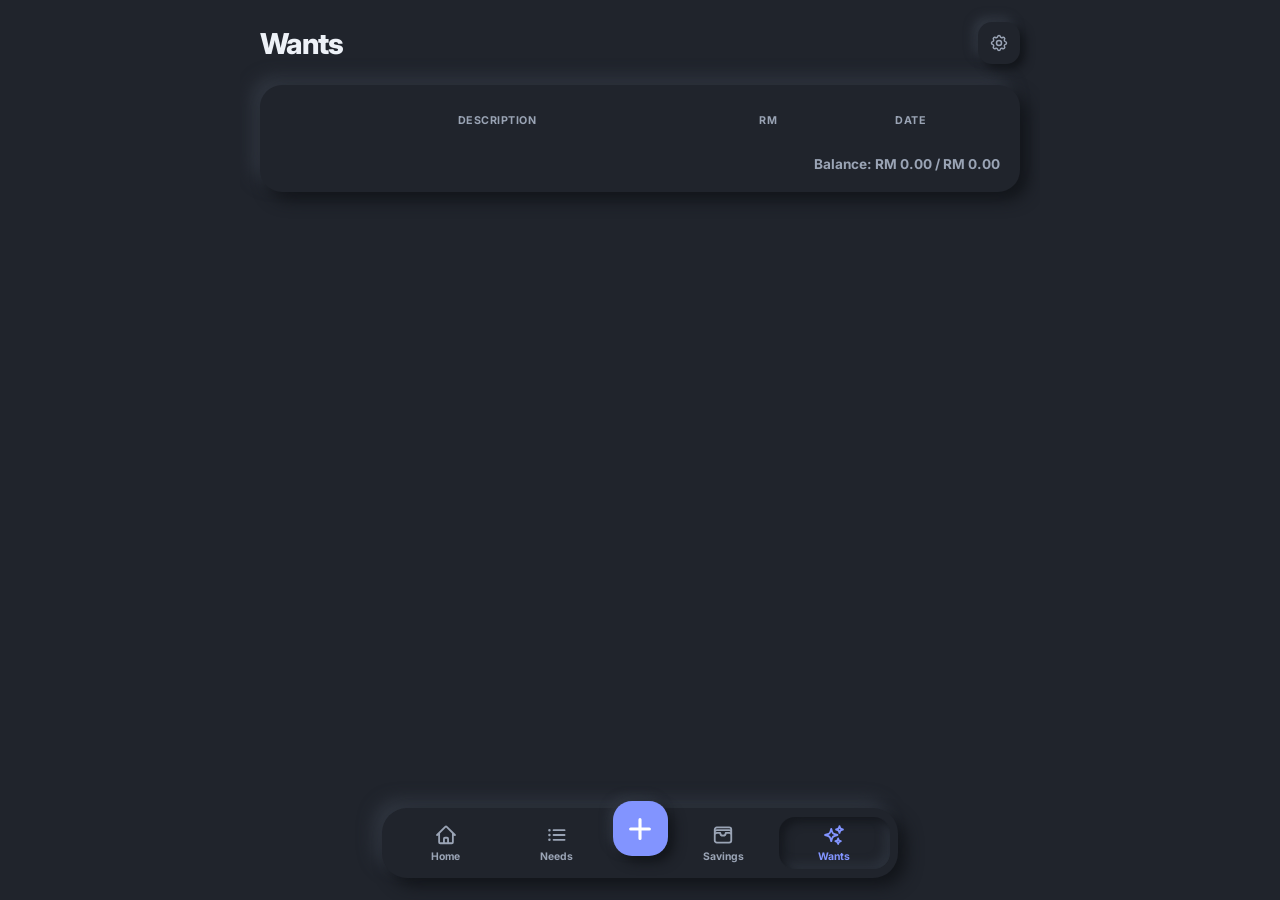
<file: wants.html>
<!DOCTYPE html>
<html lang="en">
<head>
  <meta charset="UTF-8">
  <title>Savings - Monthly Tracker</title>
  <meta name="viewport" content="width=device-width, initial-scale=1.0, maximum-scale=1.0, user-scalable=no">
  <meta name="theme-color" content="#20242c">
  <link rel="manifest" href="manifest.json">
  <link rel="stylesheet" href="styles.css">
  <link rel="stylesheet" id="theme-stylesheet" href="">
  <link rel="stylesheet" href="popup.css">
  <script src="theme.js"></script>
  <script src="settings.js"></script>
  <link href="https://fonts.googleapis.com/css2?family=Inter:wght@400;500;600;700;800&display=swap" rel="stylesheet">
</head>
<body>

<div class="bottom-nav">
  <a href="index.html" class="nav-item">
    <svg xmlns="http://www.w3.org/2000/svg" fill="none" viewBox="0 0 24 24" stroke="currentColor"><path stroke-linecap="round" stroke-linejoin="round" d="M2.25 12l8.954-8.955c.44-.439 1.152-.439 1.591 0L21.75 12M4.5 9.75v10.125c0 .621.504 1.125 1.125 1.125H9.75v-4.875c0-.621.504-1.125 1.125-1.125h2.25c.621 0 1.125.504 1.125 1.125V21h4.125c.621 0 1.125-.504 1.125-1.125V9.75M8.25 21h8.25" /></svg>
    <p>Home</p>
  </a>
  <a href="needs.html" class="nav-item">
    <svg xmlns="http://www.w3.org/2000/svg" fill="none" viewBox="0 0 24 24" stroke="currentColor"><path stroke-linecap="round" stroke-linejoin="round" d="M8.25 6.75h12M8.25 12h12m-12 5.25h12M3.75 6.75h.007v.008H3.75V6.75zm.375 0a.375.375 0 11-.75 0 .375.375 0 01.75 0zM3.75 12h.007v.008H3.75V12zm.375 0a.375.375 0 11-.75 0 .375.375 0 01.75 0zm-.375 5.25h.007v.008H3.75v-.008zm.375 0a.375.375 0 11-.75 0 .375.375 0 01.75 0z" /></svg>
    <p>Needs</p>
  </a>
  <a href="entry.html" class="fab">
    <svg xmlns="http://www.w3.org/2000/svg" fill="none" viewBox="0 0 24 24" stroke-width="2.5" stroke="currentColor" style="width:30px;height:30px;"><path stroke-linecap="round" stroke-linejoin="round" d="M12 4.5v15m7.5-7.5h-15" /></svg>
  </a>
  <a href="savings.html" class="nav-item">
    <svg xmlns="http://www.w3.org/2000/svg" fill="none" viewBox="0 0 24 24" stroke="currentColor"><path stroke-linecap="round" stroke-linejoin="round" d="M21 12a2.25 2.25 0 00-2.25-2.25H15a3 3 0 11-6 0H5.25A2.25 2.25 0 003 12m18 0v6a2.25 2.25 0 01-2.25 2.25H5.25A2.25 2.25 0 013 18v-6m18 0V9M3 12V9m18 0a2.25 2.25 0 00-2.25-2.25H5.25A2.25 2.25 0 003 9m18 0V6a2.25 2.25 0 00-2.25-2.25H5.25A2.25 2.25 0 003 6v3" /></svg>
    <p>Savings</p>
  </a>
  <a href="wants.html" class="nav-item">
    <svg xmlns="http://www.w3.org/2000/svg" fill="none" viewBox="0 0 24 24" stroke="currentColor"><path stroke-linecap="round" stroke-linejoin="round" d="M9.813 15.904L9 18.75l-.813-2.846a4.5 4.5 0 00-3.09-3.09L2.25 12l2.846-.813a4.5 4.5 0 003.09-3.09L9 5.25l.813 2.846a4.5 4.5 0 003.09 3.09L15.75 12l-2.846.813a4.5 4.5 0 00-3.09 3.09zM18.259 8.715L18 9.75l-.259-1.035a3.375 3.375 0 00-2.455-2.456L14.25 6l1.036-.259a3.375 3.375 0 002.455-2.456L18 2.25l.259 1.035a3.375 3.375 0 002.456 2.456L21.75 6l-1.035.259a3.375 3.375 0 00-2.456 2.456zM16.894 20.567L16.5 21.75l-.394-1.183a2.25 2.25 0 00-1.423-1.423L13.5 18.75l1.183-.394a2.25 2.25 0 001.423-1.423l.394-1.183.394 1.183a2.25 2.25 0 001.423 1.423l1.183.394-1.183.394a2.25 2.25 0 00-1.423 1.423z" /></svg>
    <p>Wants</p>
  </a>
</div>

<div class="container">
  <h2>Wants</h2>
  <div class="card">
    <table id="table">
      <thead>
        <tr>
          <th>Description</th>
          <th>RM</th>
          <th>Date</th>
        </tr>
      </thead>
      <tbody></tbody>
    </table>
    <div id="total-category" style="text-align: right; margin-top: 20px; font-weight: 700; color: var(--text-secondary); font-size: 0.85rem;">
      Total: RM 0 / RM 0
    </div>
  </div>
</div>

<script src="popup.js"></script>
<script src="app.js"></script>
<script>
  window.addEventListener('load', () => { renderCategory('Wants'); });
</script>
</body>
</html>
</file>
<file: styles.css>
:root {
  --bg-color: #20242c;
  --card-bg: #20242c;
  --text-primary: #edf1f7;
  --text-secondary: #9aa4b5;
  --accent-color: #8294ff;
  --success: #55c69d;
  --warning: #f0b65e;
  --danger: #ed7c85;
  --nav-bg: #20242c;
  --shadow-dark: #12151a;
  --shadow-light: #303640;
  --raised: 8px 8px 16px var(--shadow-dark), -8px -8px 16px var(--shadow-light);
  --raised-sm: 5px 5px 10px var(--shadow-dark), -5px -5px 10px var(--shadow-light);
  --inset: inset 5px 5px 10px #15181e, inset -5px -5px 10px #2c323c;
}

html, body {
  height: 100%;
  margin: 0;
  padding: 0;
  overscroll-behavior: none;
  overflow: hidden;
}

/* Global Scrollbar Hiding */
* {
  -ms-overflow-style: none;  /* IE and Edge */
  scrollbar-width: none;     /* Firefox */
}

*::-webkit-scrollbar {
  display: none;             /* Chrome, Safari, Opera */
}

body {
  font-family: 'Inter', -apple-system, BlinkMacSystemFont, sans-serif;
  background: var(--bg-color);
  color: var(--text-primary);
  display: flex;
  flex-direction: column;
  font-size: 14px;
}

.icon-inline {
  width: 16px;
  height: 16px;
  flex-shrink: 0;
}

/* Mobile Font Scaling & Smaller Icons */
@media screen and (max-width: 600px) {
  body { font-size: 12px; }
  h2 { font-size: 1.25rem; margin: 12px 0; }
  .card { padding: 12px; border-radius: 12px; margin-bottom: 12px; }
  .card h3 { font-size: 0.8rem; margin-bottom: 10px; }

  /* Smaller SVG Icons */
  .nav-item svg { width: 18px; height: 18px; }
  .icon-inline { width: 14px; height: 14px; }
  .fab { width: 48px; height: 48px; margin-bottom: 25px; }
  .fab svg { width: 22px !important; height: 22px !important; }

  /* Structured Stats Grid */
  .dashboard-grid { gap: 8px; margin-bottom: 15px; }
  .stat-card { padding: 10px 5px; border-radius: 12px; }
  .stat-card h3 { font-size: 0.6rem; }
  .stat-card p { font-size: 0.85rem; margin-top: 4px; }

  /* Health Circle Scale Down */
  .health-score-container { gap: 12px; }
  .health-circle { width: 50px; height: 50px; font-size: 1rem; border-width: 3px; }
  .health-text h4 { font-size: 0.9rem; }
  .health-text p { font-size: 0.75rem; }

  /* Budget Bars Scaling */
  .budget-item { margin-bottom: 12px; }
  .budget-item-header { font-size: 0.75rem; }
  .progress-container { height: 7px; }

  /* Tables/Lists */
  td { font-size: 0.75rem; min-height: 24px; }
  td::before { font-size: 0.65rem; }
}


.container {
  padding: 16px;
  max-width: 800px;
  margin: auto;
  padding-bottom: 120px;
  flex: 1;
  overflow-y: auto;
  -webkit-overflow-scrolling: touch;
  width: 100%;
  box-sizing: border-box;
}

h2 {
  font-size: 1.75rem;
  font-weight: 800;
  letter-spacing: -0.025em;
  margin: 16px 0;
  text-align: left;
}

.card {
  background: var(--card-bg);
  padding: 16px;
  border-radius: 16px;
  margin-bottom: 16px;
  border: 1px solid rgba(255,255,255,0.05);
  box-shadow: 0 10px 15px -3px rgba(0, 0, 0, 0.1);
  overflow: hidden;
  -ms-overflow-style: none;
  scrollbar-width: none;
}
.card::-webkit-scrollbar { display: none; }

.card h3 {
  font-size: 1rem;
  margin-top: 0;
  margin-bottom: 15px;
  color: var(--text-secondary);
  display: flex;
  align-items: center;
  gap: 8px;
}

/* Bottom Navigation */
.bottom-nav {
  position: fixed;
  bottom: 20px;
  left: 50%;
  transform: translateX(-50%);
  width: calc(100% - 40px);
  max-width: 500px;
  background: var(--nav-bg);
  backdrop-filter: blur(12px);
  -webkit-backdrop-filter: blur(12px);
  display: flex;
  justify-content: space-around;
  align-items: center;
  height: 65px;
  border-radius: 24px;
  border: 1px solid rgba(255,255,255,0.1);
  box-shadow: 0 20px 25px -5px rgba(0, 0, 0, 0.3);
  z-index: 1000;
  padding: 0 10px;
}

.nav-item {
  text-align: center;
  color: var(--text-secondary);
  flex: 1;
  text-decoration: none;
  transition: all 0.2s;
  display: flex;
  flex-direction: column;
  align-items: center;
  gap: 4px;
}

.nav-item svg {
  width: 22px;
  height: 22px;
  stroke-width: 2;
}

.nav-item p {
  margin: 0;
  font-size: 0.65rem;
  font-weight: 500;
}

.nav-item.active {
  color: var(--accent-color);
}

.fab {
  width: 55px;
  height: 55px;
  background: var(--accent-color);
  color: white;
  border-radius: 18px;
  display: flex;
  justify-content: center;
  align-items: center;
  box-shadow: 0 10px 15px -3px rgba(99, 102, 241, 0.4);
  text-decoration: none;
  margin-bottom: 30px;
  transition: transform 0.2s;
}

.fab:active { transform: scale(0.95); }

/* Dashboard Grid */
.dashboard-grid {
  display: grid;
  grid-template-columns: repeat(3, 1fr);
  gap: 12px;
  margin-bottom: 20px;
}

.stat-card {
  background: var(--card-bg);
  padding: 15px 10px;
  border-radius: 16px;
  text-align: center;
  border: 1px solid rgba(255,255,255,0.05);
}

.stat-card h3 {
  margin: 0;
  font-size: 0.7rem;
  text-transform: uppercase;
  letter-spacing: 0.05em;
  color: var(--text-secondary);
  justify-content: center;
}

.stat-card p {
  margin: 8px 0 0;
  font-size: 1rem;
  font-weight: 700;
}

.stat-card.info { border-bottom: 3px solid #3b82f6; }
.stat-card.success { border-bottom: 3px solid var(--success); }
.stat-card.warning { border-bottom: 3px solid var(--warning); }

/* Health Circle */
.health-score-container {
  display: flex;
  align-items: center;
  gap: 20px;
}

.health-circle {
  width: 70px;
  height: 70px;
  border-radius: 50%;
  display: flex;
  justify-content: center;
  align-items: center;
  font-weight: 800;
  font-size: 1.25rem;
  border: 5px solid var(--success);
  color: var(--success);
  background: rgba(16, 185, 129, 0.1);
}

.health-text h4 {
  margin: 0;
  font-size: 1.1rem;
  font-weight: 700;
}

.health-text p {
  margin: 4px 0 0;
  font-size: 0.85rem;
  color: var(--text-secondary);
}

/* Progress Bars */
.budget-item {
  margin-bottom: 20px;
}

.budget-item-header {
  display: flex;
  justify-content: space-between;
  margin-bottom: 8px;
  font-size: 0.85rem;
  font-weight: 600;
}

.budget-item-amounts { color: var(--text-secondary); }

.progress-container {
  background: #2a2a2a;
  border-radius: 10px;
  height: 10px;
  width: 100%;
  overflow: hidden;
}

.progress-bar {
  height: 100%;
  background: var(--accent-color);
  border-radius: 10px;
  width: 0%;
  transition: width 0.6s cubic-bezier(0.34, 1.56, 0.64, 1);
}

.progress-bar.warning { background: var(--warning); }
.progress-bar.danger { background: var(--danger); }

/* Inputs & Buttons */
input:not([type="checkbox"]), select {
  width: 100%;
  padding: 12px;
  border-radius: 12px;
  border: 1px solid #333;
  background: #252525;
  color: white;
  font-size: 1rem;
  margin-top: 10px;
  transition: border-color 0.2s;
  box-sizing: border-box;
  display: block;
  height: 48px; /* Force consistent height */
  appearance: none;
}

input[type="date"] {
  position: relative;
  min-height: 48px;
}

input:focus { border-color: var(--accent-color); outline: none; }

button {
  width: 100%;
  padding: 14px;
  border-radius: 12px;
  border: none;
  background: var(--accent-color);
  color: white;
  font-weight: 700;
  font-size: 1rem;
  margin-top: 15px;
  cursor: pointer;
  transition: transform 0.1s, opacity 0.2s;
}

button:active { transform: scale(0.98); }

.btn-secondary { background: #333; color: white; }
.btn-danger { background: var(--danger); }
.btn-success { background: var(--success); }

/* Table Styles / Swipe-to-Action UI */
table { 
  width: 100%; 
  border-collapse: separate; 
  border-spacing: 0 8px;
}

tbody tr {
  background: #252525;
  border-radius: 12px;
  transition: transform 0.2s cubic-bezier(0.4, 0, 0.2, 1);
}

.swipe-row {
  position: relative;
  touch-action: pan-y;
  z-index: 1;
}

.swipe-action {
  position: absolute;
  right: -80px;
  top: 0;
  height: 100%;
  width: 70px;
  display: flex;
  justify-content: center;
  align-items: center;
  color: white;
  font-weight: bold;
  opacity: 0;
  transition: opacity 0.2s;
  pointer-events: none;
  z-index: -1;
  border-radius: 12px;
}

.swipe-row[style*="translateX(-80px)"] .swipe-action {
  pointer-events: auto;
  opacity: 1;
  right: 5px;
  z-index: 5;
}

.delete-action { background: var(--danger); }
.done-action { background: var(--success); }
.undo-action { background: var(--warning); }

.completed-row {
  opacity: 0.5;
  background: #1a1a1a !important;
}

.completed-row td:not([data-label="Action"]) {
  text-decoration: line-through;
}

@media screen and (max-width: 600px) {
  table, thead, tbody, th, td, tr {
    display: block;
  }

  thead tr {
    position: absolute;
    top: -9999px;
    left: -9999px;
  }

  tr {
    border: 1px solid rgba(255,255,255,0.05);
    margin-bottom: 12px;
    border-radius: 12px;
    background: #252525;
    padding: 12px;
    position: relative;
    overflow: visible;
  }

  td {
    border: none;
    position: relative;
    padding-left: 45% !important;
    text-align: right !important;
    font-size: 0.85rem;
    display: flex;
    align-items: center;
    justify-content: flex-end;
    min-height: 28px;
    padding: 4px 0;
  }

  td::before {
    position: absolute;
    left: 0;
    width: 40%;
    padding-right: 10px;
    white-space: nowrap;
    text-align: left;
    font-weight: 700;
    color: var(--accent-color);
    content: attr(data-label);
    font-size: 0.75rem;
    text-transform: uppercase;
  }
}

/* Filter Pills */
.filter-pills {
  display: flex;
  gap: 8px;
  margin-bottom: 15px;
  overflow-x: auto;
  padding: 4px 0;
  -ms-overflow-style: none;
  scrollbar-width: none;
}
.filter-pills::-webkit-scrollbar { display: none; }

.pill {
  padding: 8px 16px;
  border-radius: 100px;
  background: #252525;
  color: var(--text-secondary);
  font-size: 0.8rem;
  font-weight: 600;
  white-space: nowrap;
  border: 1px solid transparent;
}

.pill.active {
  background: var(--accent-color);
  color: white;
}

/* Reminders */
#reminders-list {
  display: flex;
  flex-direction: column;
  gap: 10px;
  -ms-overflow-style: none;
  scrollbar-width: none;
}
#reminders-list::-webkit-scrollbar { display: none; }

.reminder-item {
  padding: 12px;
  border-radius: 12px;
  background: #252525;
  font-size: 0.85rem;
  display: flex;
  align-items: center;
  gap: 10px;
}

.reminder-item.due-soon { border-left: 4px solid var(--warning); }
.reminder-item.overdue { border-left: 4px solid var(--danger); }

/* Clickable card */
.card-clickable {
  cursor: pointer;
  transition: transform 0.2s, background 0.2s;
}
.card-clickable:active { transform: scale(0.98); background: #222; }

/* Modal Bottom Sheet */
.bottom-sheet {
  position: fixed;
  bottom: 0;
  left: 0;
  width: 100%;
  height: 100%;
  z-index: 3000;
  visibility: hidden;
  display: flex;
  flex-direction: column;
  justify-content: flex-end;
}

.bottom-sheet.active {
  visibility: visible;
}

.bottom-sheet-overlay {
  position: absolute;
  top: 0;
  left: 0;
  width: 100%;
  height: 100%;
  background: rgba(0,0,0,0.7);
  backdrop-filter: blur(4px);
  -webkit-backdrop-filter: blur(4px);
  opacity: 0;
  transition: opacity 0.3s ease;
}

.bottom-sheet.active .bottom-sheet-overlay {
  opacity: 1;
}

.bottom-sheet-content {
  position: relative;
  background: var(--bg-color);
  border-radius: 24px 24px 0 0;
  padding: 20px;
  max-height: 80vh;
  overflow-y: auto;
  transform: translateY(100%);
  transition: transform 0.3s cubic-bezier(0.16, 1, 0.3, 1);
  border-top: 1px solid rgba(255,255,255,0.1);
  -ms-overflow-style: none;
  scrollbar-width: none;
}
.bottom-sheet-content::-webkit-scrollbar { display: none; }

.bottom-sheet.active .bottom-sheet-content {
  transform: translateY(0);
}

.bottom-sheet-header {
  display: flex;
  justify-content: space-between;
  align-items: center;
  margin-bottom: 20px;
  position: sticky;
  top: 0;
  background: var(--bg-color);
  padding-bottom: 10px;
  z-index: 10;
}

.handle {
  width: 40px;
  height: 4px;
  background: #333;
  border-radius: 2px;
  margin: -10px auto 15px;
}


/* Skeleton */
.skeleton {
  background: linear-gradient(90deg, #1a1a1a 25%, #252525 50%, #1a1a1a 75%);
  background-size: 200% 100%;
  animation: loading 1.5s infinite;
  height: 100px;
  border-radius: 16px;
}

/* Entry Form Modal */
.modal-overlay {
  position: fixed;
  top: 0;
  left: 0;
  width: 100%;
  height: 100%;
  background: rgba(0, 0, 0, 0.8);
  backdrop-filter: blur(8px);
  -webkit-backdrop-filter: blur(8px);
  display: flex;
  justify-content: center;
  align-items: center;
  z-index: 2000;
  opacity: 0;
  visibility: hidden;
  transition: all 0.3s ease;
}

.modal-overlay.active {
  opacity: 1;
  visibility: visible;
}

.modal-content {
  width: 90%;
  max-width: 400px;
  transform: translateY(20px);
  transition: transform 0.3s ease;
}

.modal-overlay.active .modal-content {
  transform: translateY(0);
}

.close-modal {
  position: absolute;
  top: 15px;
  right: 15px;
  background: none;
  color: #888;
  font-size: 1.5rem;
  width: auto;
  margin: 0;
  padding: 0;
}

/* Neumorphic design system */
body { background: var(--bg-color); color: var(--text-primary); }
.container { padding: 26px 20px 126px; }
h2 { margin: 0 0 24px; font-size: 1.8rem; color: var(--text-primary); }
label { color: var(--text-secondary); font-size: .78rem; font-weight: 700; }
.icon-inline { color: var(--accent-color); }
.card { background: var(--card-bg); border: 0; border-radius: 22px; padding: 20px; box-shadow: var(--raised); }
.card h3 { color: var(--text-secondary); font-size: .78rem; letter-spacing: .055em; text-transform: uppercase; }
.card-clickable { transition: transform .18s ease, box-shadow .18s ease; }
.card-clickable:active { transform: scale(.985); background: var(--card-bg); box-shadow: var(--inset); }

.bottom-nav { height: 70px; bottom: 22px; width: calc(100% - 36px); padding: 0 8px; background: var(--nav-bg); border: 0; border-radius: 25px; box-shadow: var(--raised); backdrop-filter: none; }
.nav-item { height: 52px; min-width: 54px; justify-content: center; border-radius: 16px; font-weight: 700; }
.nav-item.active { color: var(--accent-color); box-shadow: var(--inset); }
.nav-item p { font-weight: 700; }
.fab { margin-bottom: 29px; border-radius: 19px; background: var(--accent-color); box-shadow: 6px 6px 12px #12151a, -4px -4px 10px #303640; }
.fab:active { transform: translateY(2px); box-shadow: inset 4px 4px 9px #596bc5, inset -4px -4px 9px #a8b3ff; }

.dashboard-grid { gap: 14px; margin-bottom: 23px; }
.stat-card { padding: 17px 8px; border: 0; border-radius: 19px; background: var(--card-bg); box-shadow: var(--raised-sm); }
.stat-card.info, .stat-card.success, .stat-card.warning { border-bottom: 0; }
.stat-card h3 { color: var(--text-secondary); font-size: .62rem; }.stat-card p { font-size: .95rem; }.stat-card.info p { color: var(--accent-color); }.stat-card.success p { color: var(--success); }.stat-card.warning p { color: var(--warning); }
.health-circle { border: 0; background: var(--card-bg); box-shadow: var(--inset); }.health-text p { color: var(--text-secondary); }
.budget-item-header { font-size: .78rem; }.progress-container { padding: 2px; background: var(--card-bg); box-shadow: var(--inset); }.progress-bar { box-shadow: 1px 1px 4px #9da6df; }

input:not([type="checkbox"]), select { border: 0; background: var(--card-bg); color: var(--text-primary); border-radius: 14px; box-shadow: var(--inset); }
input:focus, select:focus { border: 0; box-shadow: inset 4px 4px 8px #15181e, inset -4px -4px 8px #2c323c, 0 0 0 2px rgba(130,148,255,.28); }
input::placeholder { color: #768194; }
button { border-radius: 14px; background: var(--accent-color); box-shadow: 5px 5px 10px #12151a, -4px -4px 9px #303640; font-size: .85rem; }
button:active { transform: translateY(2px); box-shadow: inset 4px 4px 8px #596bc5, inset -4px -4px 8px #a8b3ff; }
.btn-secondary, button[style*="background: #333"] { color: var(--text-primary) !important; background: var(--card-bg) !important; box-shadow: var(--raised-sm) !important; }
button[style*="background: #3b82f6"] { background: var(--accent-color) !important; } button[style*="background: #f59e0b"] { background: var(--warning) !important; } button[style*="background: #ef4444"] { background: var(--danger) !important; }

tbody tr { background: var(--card-bg); box-shadow: var(--raised-sm); } th { color: var(--text-secondary); font-size: .67rem; letter-spacing: .05em; text-transform: uppercase; } tbody td:first-child { border-radius: 13px 0 0 13px; font-weight: 700; } tbody td:last-child { border-radius: 0 13px 13px 0; }
.completed-row { box-shadow: none !important; }.filter-pills { gap: 10px; padding: 5px 2px 9px; }.pill { background: var(--card-bg); border: 0; border-radius: 14px; box-shadow: var(--raised-sm); }.pill.active { color: var(--accent-color); background: var(--card-bg); box-shadow: var(--inset); }
.reminder-item { background: var(--card-bg); box-shadow: var(--raised-sm); color: var(--text-secondary); }

.bottom-sheet-overlay, .modal-overlay { background: rgba(70, 80, 98, .32); }.bottom-sheet-content { background: var(--card-bg); border: 0; border-radius: 27px 27px 0 0; box-shadow: 0 -8px 22px rgba(104,112,127,.18); }.bottom-sheet-header { background: var(--card-bg); }.bottom-sheet-header h3 { color: var(--text-primary) !important; }.handle { background: var(--card-bg); box-shadow: var(--inset); }.close-modal { border-radius: 50%; color: var(--text-secondary); background: var(--card-bg) !important; box-shadow: var(--raised-sm) !important; }
.skeleton { background: linear-gradient(100deg,#1a1e25 20%,#2d333d 45%,#1a1e25 70%); background-size: 200% 100%; }

@media screen and (max-width: 600px) {
  .container { padding: 21px 16px 118px; } h2 { font-size: 1.5rem; margin-bottom: 21px; } .card { padding: 16px; border-radius: 19px; margin-bottom: 17px; } .dashboard-grid { gap: 10px; margin-bottom: 18px; } .stat-card { padding: 14px 5px; border-radius: 15px; } .stat-card h3 { font-size: .55rem; } .stat-card p { font-size: .78rem; } .health-circle { width: 60px; height: 60px; font-size: .9rem; } .health-score-container { gap: 13px; } .bottom-nav { bottom: 15px; height: 64px; } .fab { width: 50px; height: 50px; margin-bottom: 25px; }
  tbody tr { border: 0; background: var(--card-bg); box-shadow: var(--raised-sm); } td::before { color: var(--accent-color); }
}

@keyframes loading { to { background-position: -200% 0; } }

/* Theme settings */
.top-settings { float: right; width: 42px; height: 42px; margin: -4px 0 0 12px; display: flex; align-items: center; justify-content: center; color: var(--text-secondary); background: var(--card-bg); border-radius: 14px; box-shadow: var(--raised-sm); transition: color .18s, box-shadow .18s, transform .18s; }
.top-settings:hover { color: var(--accent-color); }.top-settings:active { transform: translateY(2px); box-shadow: var(--inset); }.top-settings svg { width: 20px; height: 20px; }
.settings-page .container { max-width: 640px; }.settings-intro { margin: -11px 0 24px; color: var(--text-secondary); font-size: .85rem; line-height: 1.55; }.theme-options { display: grid; gap: 14px; }.theme-choice { width: 100%; min-height: 112px; margin: 0; padding: 16px; text-align: left; color: var(--text-primary); background: var(--card-bg); border-radius: 20px; box-shadow: var(--raised); display: grid; grid-template-columns: 68px 1fr 20px; align-items: center; gap: 16px; }.theme-choice:hover { transform: translateY(-1px); }.theme-choice.selected { box-shadow: var(--inset); }.theme-choice.selected .theme-check { opacity: 1; }.theme-preview { width: 68px; height: 68px; display: grid; grid-template-columns: 1fr 1fr; gap: 6px; padding: 7px; border-radius: 17px; background: #20242c; }.theme-preview span { border-radius: 7px; background: #303640; }.theme-preview span:first-child { background: #8294ff; }.theme-preview.aurora { background: linear-gradient(135deg, #31486d, #18322f); }.theme-preview.aurora span { background: rgba(226,232,255,.25); }.theme-preview.aurora span:first-child { background: #a594ff; }.theme-preview.bento { background: #111824; border-radius: 13px; }.theme-preview.bento span { border-radius: 4px; background: #27364d; }.theme-preview.bento span:first-child { background: #7a9cff; }.theme-preview.clay { background: #393340; border-radius: 24px; }.theme-preview.clay span { border-radius: 10px; background: #514756; }.theme-preview.clay span:first-child { background: #e887b7; }.theme-copy strong { display: block; font-size: .94rem; }.theme-copy small { display: block; margin-top: 5px; color: var(--text-secondary); font-size: .72rem; line-height: 1.45; }.theme-check { color: var(--accent-color); font-size: 1.05rem; opacity: 0; transition: opacity .18s; }

/* Saved app preferences */
body.hide-health .card:has(#health-circle), body.hide-reminders .card:has(#reminders-list) { display: none; }
html.large-text body { font-size: 16px; }
html.large-text .nav-item p, html.large-text .card h3 { font-size: .75rem; }
html.reduce-motion *, html.reduce-motion *::before, html.reduce-motion *::after { animation-duration: .01ms !important; transition-duration: .01ms !important; scroll-behavior: auto !important; }
.settings-section { margin-bottom: 22px; padding: 20px; background: var(--card-bg); border-radius: 22px; box-shadow: var(--raised); }
.settings-section h3 { margin: 0 0 12px; color: var(--text-secondary); font-size: .76rem; letter-spacing: .06em; text-transform: uppercase; }
.settings-section .settings-intro { margin: 0 0 17px; }
.settings-row { display: flex; align-items: center; justify-content: space-between; gap: 16px; padding: 14px 0; border-bottom: 1px solid rgba(154, 164, 181, .18); }
.settings-row:last-child { border-bottom: 0; padding-bottom: 0; }
.settings-row span { min-width: 0; }
.settings-row strong, .settings-row small { display: block; }
.settings-row strong { font-size: .84rem; }
.settings-row small { margin-top: 4px; color: var(--text-secondary); font-size: .7rem; line-height: 1.35; }
.settings-row select { width: 142px; min-width: 142px; margin: 0; font-size: .72rem; }
.settings-toggle input { width: 44px; height: 24px; margin: 0; appearance: none; border-radius: 99px; background: var(--card-bg); box-shadow: var(--inset); cursor: pointer; position: relative; }
.settings-toggle input::after { content: ''; position: absolute; width: 17px; height: 17px; top: 3px; left: 4px; border-radius: 50%; background: var(--text-secondary); transition: transform .2s, background .2s; }
.settings-toggle input:checked::after { transform: translateX(18px); background: var(--accent-color); }
.settings-actions { display: grid; grid-template-columns: repeat(3, 1fr); gap: 10px; }
.settings-actions button { margin: 0; font-size: .72rem; }
@media screen and (max-width: 600px) { .settings-section { padding: 16px; border-radius: 19px; } .settings-row select { width: 120px; min-width: 120px; } .settings-actions { grid-template-columns: 1fr; } }

/* Minimal modal close icon */
.close-modal { width: auto !important; height: auto; padding: 0; border-radius: 0; color: var(--text-secondary); background: transparent !important; box-shadow: none !important; font-size: 1.7rem; font-weight: 400; line-height: 1; }
.close-modal:active { transform: none; box-shadow: none !important; color: var(--accent-color); }


/* Reliable modal interaction state */
.modal-overlay { pointer-events: none; }
.modal-overlay.active { display: flex !important; pointer-events: auto; }
</file>
<file: popup.css>
/* Modern Popup Styles */
.popup-overlay {
  position: fixed;
  top: 0;
  left: 0;
  width: 100vw;
  height: 100vh;
  background: rgba(70, 80, 98, 0.32);
  backdrop-filter: blur(8px);
  -webkit-backdrop-filter: blur(8px);
  display: flex;
  justify-content: center;
  align-items: center;
  z-index: 100000;
  opacity: 0;
  visibility: hidden;
  transition: opacity 0.3s ease, visibility 0.3s;
}

.popup-overlay.active {
  opacity: 1;
  visibility: visible;
}

.popup-card {
  background: var(--card-bg);
  border: 0;
  border-radius: 22px;
  width: 85%;
  max-width: 360px;
  padding: 30px 20px;
  box-shadow: 10px 10px 22px #12151a, -10px -10px 22px #303640;
  transform: translateY(20px) scale(0.9);
  transition: transform 0.3s cubic-bezier(0.34, 1.56, 0.64, 1);
  text-align: center;
}

.popup-overlay.active .popup-card {
  transform: translateY(0) scale(1);
}

.popup-title {
  font-size: 0.9rem;
  font-weight: 800;
  margin-bottom: 12px;
  color: var(--text-primary);
  letter-spacing: -0.5px;
}

.popup-message {
  font-size: 0.6rem;
  color: var(--text-secondary);
  margin-bottom: 25px;
  line-height: 1.6;
}

.popup-buttons {
  display: flex;
  gap: 12px;
  width: 100%;
}

.popup-btn {
  padding: 14px 20px;
  border-radius: 12px;
  border: none;
  font-weight: 700;
  font-size: 0.6rem;
  cursor: pointer;
  flex: 1;
  transition: all 0.2s ease;
  outline: none;
}

.popup-btn:active {
  transform: scale(0.95);
}

.popup-btn-primary {
  background: var(--success);
  color: white;
}

.popup-btn-secondary {
  background: var(--card-bg);
  color: var(--text-primary);
  box-shadow: 4px 4px 8px #12151a, -4px -4px 8px #303640;
}

.popup-btn-danger {
  background: var(--danger);
  color: white;
}

/* Toast Notifications - Simplified Design */
.toast-container {
  position: fixed;
  top: 20px;
  left: 50%;
  transform: translateX(-50%);
  z-index: 100000;
  display: flex;
  flex-direction: column;
  align-items: center;
  gap: 8px;
  width: 100%;
  pointer-events: none;
}

.toast {
  background: var(--card-bg);
  color: var(--text-primary);
  padding: 10px 24px;
  border-radius: 50px;
  font-size: 0.7rem;
  font-weight: 500;
  box-shadow: 6px 6px 14px #12151a, -6px -6px 14px #303640;
  border: 0;
  opacity: 0;
  transform: translateY(-20px);
  animation: toastFadeIn 0.2s cubic-bezier(0.23, 1, 0.32, 1) forwards;
}

/* Success Toast - Simple and Clean */
.toast.success { 
  background: #2e7d32; 
  border-color: #388e3c; 
}

.toast.error { background: #c62828; border-color: #d32f2f; }
.toast.warning { background: #ef6c00; border-color: #f57c00; }

.toast.fade-out {
  animation: toastFadeOut 0.1s ease forwards;
}

@keyframes toastFadeIn {
  to { opacity: 1; transform: translateY(0); }
}

@keyframes toastFadeOut {
  to { opacity: 0; transform: translateY(-10px); }
}

/* Mobile specific tweaks */
@media (max-width: 480px) {
  .popup-card {
    width: 70%;
    padding: 25px 15px;
  }
  
  .popup-title {
    font-size: 0.9rem;
  }
}
</file>
